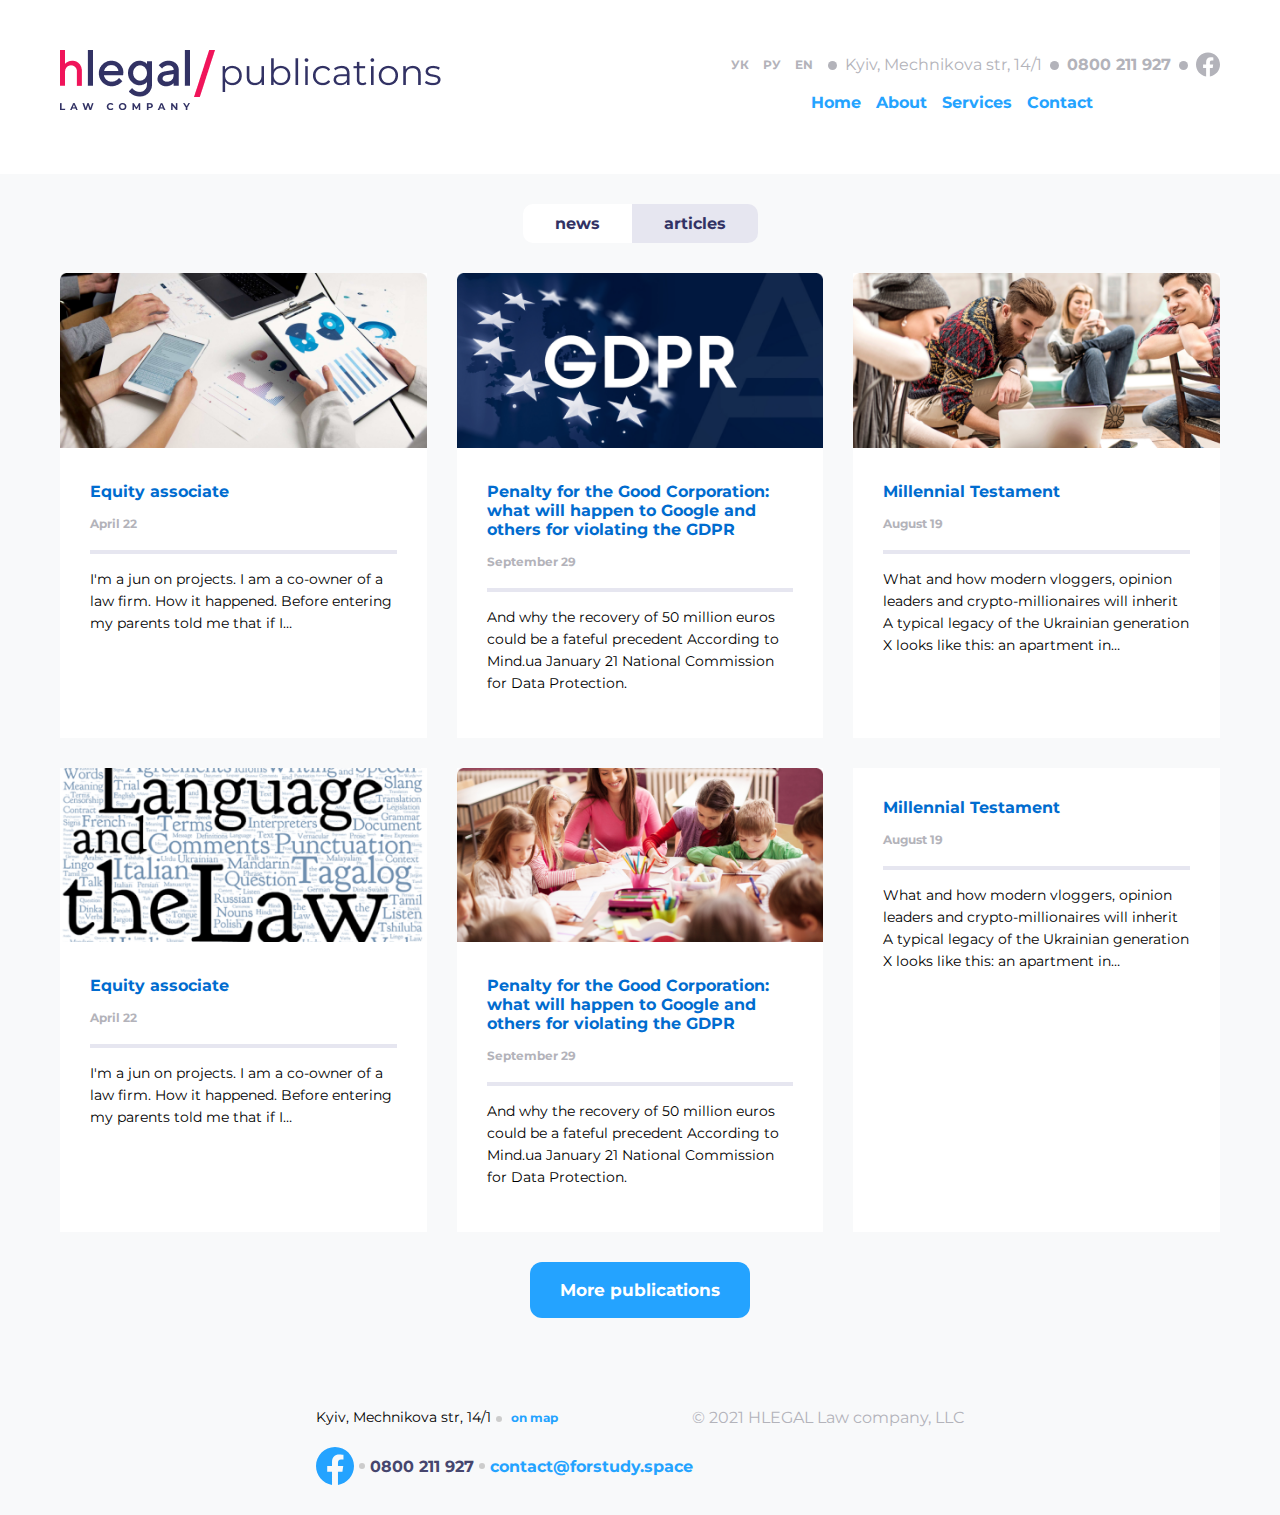
<file: publications.html>
<!DOCTYPE html>
<html lang="en">
<head>
    <meta charset="UTF-8">
    <meta name="viewport" content="width=device-width, initial-scale=1.0">
    <title>Hlegal</title>
    <link rel="stylesheet" href="./css/publication.css">
    <link rel="preconnect" href="https://fonts.googleapis.com">
    <link rel="preconnect" href="https://fonts.gstatic.com" crossorigin>
    <link href="https://fonts.googleapis.com/css2?family=Montserrat:wght@100..900&display=swap" rel="stylesheet">
</head>
<body>
    <header>
        <div class="header__pc">
        <div class="header__logo">
            <img src="./img/Logo-pb.png" alt="Logo">
        </div>
        <div class="header__contact">
            <div class="header__contact__info">
               <ul>
                <li>УК</li>
                <li>РУ</li>
                <li>EN</li>
               </ul>
               <p>Kyiv, Mechnikova str, 14/1</p>
               <a href="tel:0800211927" class="phone-number">0800 211 927</a>
               <svg width="24" height="25" >
                <use href="./css/sprite.svg#fbgrey"></use>
            </svg>
            </div> 
            <div class="header__contact__menu">
                <nav class="header__contact__menu__main">
                    <a href="#">Home</a>
                    <a href="#">About</a>
                    <a href="#">Services</a>
                    <a href="#">Contact</a>
                </nav>
            </div>
        </div>
    </div>
    <div class="header__mobile">
      <div class="header__contact__info__mob">
          <div class="header__contact__info__mob__lang">
              <ul>
                  <li>УК</li>
                  <li>РУ</li>
                  <li>EN</li>
              </ul>
          </div>
          <div class="header__contact__info__phone-number__mob">
              <a href="tel:0800211927" class="phone-number">0800 211 927</a>
          </div>
      </div>
      <div class="header__contact__menu__mob">
          <div class="header__contact__logo__mob">
              <img src="./img/Logo-mob.png" alt="Logo mob">
          </div>
          <div class="header__contact__menu">
              <nav class="header__contact__menu__main__mob">
                <button class="close-menu" id="close-menu">✖</button>
                <a href="#">Home</a>
                <a href="https://maynik.github.io/finish/publications.html">About</a>
                <a href="#">Services</a>
                <a href="#">Contact</a>
              </nav>
              <div class="header__contact__menu__burger__mob" id="burger-menu">
                  <div></div>
                  <div></div>
                  <div></div>
              </div>
          </div>         
      </div>
  </div>    
    </header>
    <section class="section1">
        <div class="toggle">
            <button class="toggle-option active" onclick="toggleOptions('news')">news</button>
            <button class="toggle-option" onclick="toggleOptions('articles')">articles</button>
          </div>
          <div class="publication">
            <div class="item">
              <div class="img-item">
                <img src="./img/Cover.png" alt="Cover">
              </div>
              <div class="content-item">
                <h2>Equity associate</h2>
                <p class="time">April 22</p>
                <p>I'm a jun on projects. I am a co-owner of a law firm. How it happened. Before entering my parents told me that if I…</p>
              </div>
            </div>
              <div class="item">
                <div class="img-item">
                  <img src="./img/Cover2.png" alt="Cover">
                </div>
                <div class="content-item">
                  <h2>Penalty for the Good Corporation: what will happen to Google and others for violating the GDPR</h2>
                  <p class="time">September 29</p>
                  <p>And why the recovery of 50 million euros could be a fateful precedent According to Mind.ua January 21 National Commission for Data Protection.</p>
                </div>
              </div>
                <div class="item">
                  <div class="img-item">
                    <img src="./img/Cover3.png" alt="Cover">
                  </div>
                  <div class="content-item">
                    <h2>Millennial Testament</h2>
                    <p class="time">August 19</p>
                    <p>What and how modern vloggers, opinion leaders and crypto-millionaires will inherit A typical legacy of the Ukrainian generation X looks like this: an apartment in…</p>
                  </div>
                </div>
                <div class="item">
                    <div class="img-item">
                      <img src="./img/Cover4.png" alt="Cover">
                    </div>
                    <div class="content-item">
                      <h2>Equity associate</h2>
                      <p class="time">April 22</p>
                      <p>I'm a jun on projects. I am a co-owner of a law firm. How it happened. Before entering my parents told me that if I…</p>
                    </div>
                  </div>
                    <div class="item">
                      <div class="img-item">
                        <img src="./img/Cover5.png" alt="Cover">
                      </div>
                      <div class="content-item">
                        <h2>Penalty for the Good Corporation: what will happen to Google and others for violating the GDPR</h2>
                        <p class="time">September 29</p>
                        <p>And why the recovery of 50 million euros could be a fateful precedent According to Mind.ua January 21 National Commission for Data Protection.</p>
                      </div>
                    </div>
                      <div class="item">
                        <div class="img-item">
                        </div>
                        <div class="content-item">
                          <h2>Millennial Testament</h2>
                          <p class="time">August 19</p>
                          <p>What and how modern vloggers, opinion leaders and crypto-millionaires will inherit A typical legacy of the Ukrainian generation X looks like this: an apartment in…</p>
                        </div>
                      </div>
        </div>
        <div class="button-more"><a href="#" class="btn-publ">More publications</a></div>
    </section>
    <footer>
        <div class="container">
          <div class="inform">
            <div class="adres">Kyiv, Mechnikova str, 14/1<span class="dot"></span> <a href="#">on map</a></div>
            <div class="llc">© 2021 HLEGAL Law company, LLC</div>
          </div>
          <div class="inform-num">
            <svg width="38" height="38">
              <use href="./css/sprite.svg#footerfb"></use>
          </svg><span class="dot"></span><a href="tel:0800211927" class="phone-number-bt">0800 211 927</a><span class="dot"></span><a href="mailto:contact@forstudy.space" class="email">contact@forstudy.space</a>
          </div>
          </div>
          <div class="mobile_footer">
            <div class="container">
              <div class="inform">
                <div class="adres">Kyiv, Mechnikova str, 14/1</div>
                <div class="on-map"><a href="#">On map</a></div>
              </div>
              <div class="inform-num">
                <svg width="38" height="38">
                  <use href="./css/sprite.svg#footerfb"></use>
                </svg>
                <a href="tel:0800211927" class="phone-number-bt">0800 211 927</a>
                <a href="mailto:contact@forstudy.space" class="email">contact@forstudy.space</a>
              </div>
              <div class="llc">© 2021 HLEGAL Law company, LLC</div>
            </div>
          </div>
      </footer>
     <script src="./js/main.js"></script>
    </body>
    </html>
</file>
<file: css/publication.css>
@charset "UTF-8";
:root {
  --main-bg: #323264;
  --main-alt: #46466E;
  --main-soft: #686887;
  --accent: #F0145A;
  --active-regular: #24A3FF;
  --active-hover: #0085FF;
  --active-active: #006CCF;
  --grey-bg-alt: #006CCF;
  --grey-bg-alt: #006CCF;
  --grey-text: #006CCF;
  --grey-separator: #006CCF;
}

html {
  scroll-behavior: smooth;
}

body {
  margin: 0;
}

header .header__pc {
  display: flex;
  justify-content: space-between;
  align-items: center;
  background-color: #fff;
}
header .header__pc .header__logo {
  padding: 50px 0 0 60px;
}
header .header__pc .header__logo img {
  max-width: 382px;
  height: auto;
}
header .header__pc .header__contact {
  display: flex;
  flex-direction: column;
  align-items: center;
  color: rgb(179, 179, 186);
  padding: 50px 60px 0 0;
  gap: 16px;
  z-index: 1;
}
header .header__pc .header__contact .header__contact__info {
  display: flex;
  align-items: center;
}
header .header__pc .header__contact .header__contact__info ul {
  display: flex;
  list-style: none;
  font-family: "Montserrat", serif;
  font-weight: 700;
  font-size: 12px;
  margin: 0;
}
header .header__pc .header__contact .header__contact__info ul li {
  padding: 5px 7px;
  border-radius: 8px;
  cursor: pointer;
  transition: background-color 0.3s ease;
}
header .header__pc .header__contact .header__contact__info ul li:hover {
  background-color: var(--accent);
  color: #fff;
}
header .header__pc .header__contact .header__contact__info p {
  font-family: "Montserrat", serif;
  font-weight: 400;
  font-size: 16px;
  margin: 0;
}
header .header__pc .header__contact .header__contact__info p::before, header .header__pc .header__contact .header__contact__info p::after {
  content: "";
  display: inline-block;
  width: 9px;
  height: 9px;
  background-color: rgb(179, 179, 186);
  border-radius: 50%;
  margin: 0 8px;
  vertical-align: middle;
}
header .header__pc .header__contact .header__contact__info a.phone-number {
  font-family: "Montserrat", serif;
  font-weight: 700;
  font-size: 16px;
  text-decoration: none;
  color: rgb(179, 179, 186);
}
header .header__pc .header__contact .header__contact__info a.phone-number::after {
  content: "";
  display: inline-block;
  width: 9px;
  height: 9px;
  background-color: rgb(179, 179, 186);
  border-radius: 50%;
  margin: 0 8px;
  vertical-align: middle;
}
header .header__pc .header__contact .header__contact__menu__main {
  display: flex;
  gap: 15px;
}
header .header__pc .header__contact .header__contact__menu__main a {
  text-decoration: none;
  color: var(--active-regular);
  font-family: "Montserrat", serif;
  font-weight: 700;
  font-size: 16px;
}
header .header__pc .header__contact .header__contact__menu__main a:hover {
  color: var(--accent);
  text-decoration: underline;
}
header .header__pc .header__contact .header__contact__menu__burger {
  display: none;
  flex-direction: column;
  cursor: pointer;
}
header .header__pc .header__contact .header__contact__menu__burger div {
  width: 25px;
  height: 3px;
  background-color: #333;
  margin: 4px 0;
}
header .header__mobile {
  display: none;
}

.section1 {
  position: relative;
  background: #f8f9fa;
  padding: 30px 60px;
  margin-top: 60px;
}
.section1 .button-more {
  display: flex;
  justify-content: center;
  padding: 30px 0;
}
.section1 .button-more a.btn-publ {
  padding: 18px 30px;
  text-decoration: none;
  background-color: var(--active-regular);
  color: #fff;
  border-radius: 12px;
  font-family: "Montserrat", serif;
  font-weight: 700;
  font-size: 17px;
}

.toggle {
  display: flex;
  border-radius: 10px;
  overflow: hidden;
  width: fit-content;
  margin: 0 auto;
  margin-bottom: 30px;
}

.toggle-option {
  padding: 10px 32px;
  border: none;
  background: none;
  font-size: 16px;
  font-family: "Montserrat", serif;
  cursor: pointer;
  transition: background-color 0.3s;
  color: rgb(50, 50, 100);
  font-weight: 700;
}
.toggle-option:not(.active) {
  background-color: rgb(230, 230, 240);
}
.toggle-option.active {
  background-color: #fff;
}

.publication {
  display: grid;
  grid-template-columns: repeat(3, 1fr);
  gap: 30px;
}
.publication .item {
  background-color: #fff;
}
.publication .item .img-item img {
  width: 100%;
}
.publication .item .content-item {
  padding: 30px;
}
.publication .item .content-item h2 {
  font-size: 16px;
  font-family: "Montserrat", serif;
  font-weight: 700;
  color: var(--active-active);
  margin: 0;
}
.publication .item .content-item p.time {
  color: rgb(179, 179, 186);
  font-size: 12px;
  font-family: "Montserrat", serif;
  font-weight: 700;
  border-bottom: 4px solid rgb(230, 230, 240);
  padding-bottom: 15px;
}
.publication .item .content-item p {
  font-size: 14px;
  font-family: "Montserrat", serif;
  font-weight: 400;
  line-height: 22px;
}

footer {
  padding: 30px 0;
  background: #f8f9fa;
}
footer .mobile_footer {
  display: none;
}
footer .container {
  max-width: 1320px;
  margin: 0 auto;
}
footer .container .dot {
  display: inline-block;
  width: 6px;
  height: 6px;
  background-color: #ccc;
  border-radius: 50%;
  margin: 0 5px;
}
footer .container .inform {
  display: flex;
  justify-content: space-between;
  padding-bottom: 20px;
}
footer .container .inform .adres {
  font-size: 14px;
  font-family: "Montserrat", serif;
  font-weight: 400;
}
footer .container .inform .adres a {
  font-size: 12px;
  font-family: "Montserrat", serif;
  font-weight: 700;
  text-decoration: none;
  color: var(--active-regular);
}
footer .container .inform .llc {
  font-size: 16px;
  font-family: "Montserrat", serif;
  font-weight: 400;
  color: rgb(179, 179, 186);
}
footer .container .inform-num {
  display: flex;
  align-items: center;
}
footer .container .inform-num a.phone-number-bt {
  color: rgb(70, 70, 110);
  text-decoration: none;
  font-size: 16px;
  font-family: "Montserrat", serif;
  font-weight: 700;
}
footer .container .inform-num a.email {
  font-size: 16px;
  font-family: "Montserrat", serif;
  font-weight: 700;
  color: var(--active-regular);
  text-decoration: none;
}

@media (min-width: 1980px) {
  .section1 {
    padding: 30px 160px;
  }
  header .header__pc .header__logo {
    padding: 50px 0 0 160px;
  }
  header .header__pc .header__contact {
    padding: 50px 160px 0 0;
  }
  footer {
    padding: 0 160px;
  }
  footer .container {
    max-width: 1600px;
    margin: 0 auto;
  }
}
@media (max-width: 1024px) {
  .section1 {
    padding: 30px;
  }
  header .header__pc .header__contact {
    padding: 50px 30px 0 0;
  }
  header .header__pc .header__logo {
    padding: 50px 0 0 30px;
  }
  footer .container {
    max-width: 904px;
  }
}
@media (max-width: 768px) {
  .publication {
    display: grid;
    grid-template-columns: repeat(2, 1fr);
  }
  header .header__pc {
    display: none;
  }
  header .header__mobile {
    display: flex;
    flex-direction: column;
    align-items: center;
    background-color: #fff;
    color: rgb(179, 179, 186);
  }
  header .header__mobile .header__contact__info__mob {
    display: flex;
    justify-content: space-between;
    width: 100%;
    align-items: center;
    background: rgba(245, 245, 250, 0.2);
    z-index: 1;
  }
  header .header__mobile .header__contact__info__mob .header__contact__info__mob__lang ul {
    display: flex;
    list-style: none;
    margin: 0;
    padding: 10px 0 10px 15px;
  }
  header .header__mobile .header__contact__info__mob .header__contact__info__mob__lang ul li {
    font-family: "Montserrat", serif;
    font-weight: 700;
    font-size: 12px;
    cursor: pointer;
    padding: 5px 7px;
  }
  header .header__mobile .header__contact__info__mob .header__contact__info__mob__lang ul li:hover {
    background: var(--accent);
    border-radius: 8px;
    color: #fff;
  }
  header .header__mobile .header__contact__info__mob .header__contact__info__phone-number__mob a.phone-number {
    font-family: "Montserrat", serif;
    font-weight: 700;
    font-size: 16px;
    text-decoration: none;
    color: rgb(179, 179, 186);
    padding: 12.5px 15px 12.5px 0;
  }
  header .header__mobile .header__contact__menu__mob {
    display: flex;
    justify-content: space-between;
    align-items: center;
    width: 100%;
    margin-top: 10px;
  }
  header .header__mobile .header__contact__menu__mob .header__contact__logo__mob img {
    max-width: 100px;
    height: auto;
    padding-left: 15px;
  }
  header .header__mobile .header__contact__menu__mob .header__contact__menu {
    display: flex;
    align-items: center;
    padding-right: 15px;
  }
  header .header__mobile .header__contact__menu__mob .header__contact__menu .close-menu {
    position: absolute;
    top: 10px;
    right: 10px;
    background: none;
    border: none;
    font-size: 20px;
    color: red;
    cursor: pointer;
    z-index: 1001; /* Вище за меню */
  }
  header .header__mobile .header__contact__menu__mob .header__contact__menu .close-menu:hover {
    color: darkred;
  }
  header .header__mobile .header__contact__menu__mob .header__contact__menu .header__contact__menu__main__mob {
    display: none;
  }
  header .header__mobile .header__contact__menu__mob .header__contact__menu .header__contact__menu__main__mob.active {
    display: flex;
    flex-direction: column;
    position: absolute;
    bottom: 10px;
    border-radius: 12px 12px 0 0;
    right: 0;
    left: 0;
    padding: 64px 12px 12px 12px;
    background-color: rgb(255, 255, 255);
    gap: 10px;
    z-index: 1000;
    color: var(--active-active);
  }
  header .header__mobile .header__contact__menu__mob .header__contact__menu .header__contact__menu__main__mob.active a {
    text-align: center;
    text-decoration: none;
    max-width: 365px;
    padding: 7px 112px;
    background-color: rgb(245, 245, 250);
    color: var(--active-active);
  }
  header .header__mobile .header__contact__menu__mob .header__contact__menu .header__contact__menu__main__mob.active a:hover {
    color: var(--accent);
  }
  header .header__mobile .header__contact__menu__mob .header__contact__menu .header__contact__menu__burger__mob {
    display: flex;
    flex-direction: column;
    cursor: pointer;
    gap: 5px;
    padding: 10px 7px;
    z-index: 10;
  }
  header .header__mobile .header__contact__menu__mob .header__contact__menu .header__contact__menu__burger__mob div {
    width: 18px;
    height: 2px;
    background-color: rgb(50, 50, 100);
    transition: all 0.3s ease-in-out;
  }
  header .header__mobile .header__contact__menu__mob .header__contact__menu .header__contact__menu__burger__mob.open div:first-child {
    transform: rotate(45deg);
    position: relative;
    top: 8px;
  }
  header .header__mobile .header__contact__menu__mob .header__contact__menu .header__contact__menu__burger__mob.open div:nth-child(2) {
    opacity: 0;
  }
  header .header__mobile .header__contact__menu__mob .header__contact__menu .header__contact__menu__burger__mob.open div:last-child {
    transform: rotate(-45deg);
    position: relative;
    top: -8px;
  }
}
footer .container {
  max-width: 648px;
}

@media (max-width: 375px) {
  .publication {
    grid-template-columns: 1fr;
    grid-template-rows: auto auto;
    gap: 30px;
  }
  footer .container .inform {
    padding-bottom: 0px;
  }
  footer .container {
    display: none;
  }
  footer .mobile_footer {
    display: flex;
  }
  footer .mobile_footer .container {
    display: flex;
    flex-direction: column;
    align-items: center;
    justify-content: center;
    gap: 20px;
    padding: 20px;
  }
  footer .mobile_footer .container .inform {
    display: flex;
    flex-direction: column;
    align-items: center;
    gap: 10px;
  }
  footer .mobile_footer .container .inform .adres {
    font-size: 14px;
    font-family: "Montserrat", serif;
    font-weight: 400;
  }
  footer .mobile_footer .container .inform .on-map a {
    font-size: 12px;
    font-family: "Montserrat", serif;
    font-weight: 700;
    text-decoration: none;
    color: var(--active-regular);
  }
  footer .mobile_footer .container .inform-num {
    display: flex;
    flex-direction: column;
    align-items: center;
    gap: 10px;
  }
  footer .mobile_footer .container .llc {
    display: block;
    text-align: left;
  }
  footer .mobile_footer .container .adres, footer .mobile_footer .container .on-map, footer .mobile_footer .container .phone-number-bt, footer .mobile_footer .container .email {
    display: block;
  }
  footer .mobile_footer .container .dot {
    margin: 0 5px;
  }
  footer .mobile_footer .container svg {
    display: block;
    margin-bottom: 10px;
  }
}

/*# sourceMappingURL=publication.css.map */
</file>
